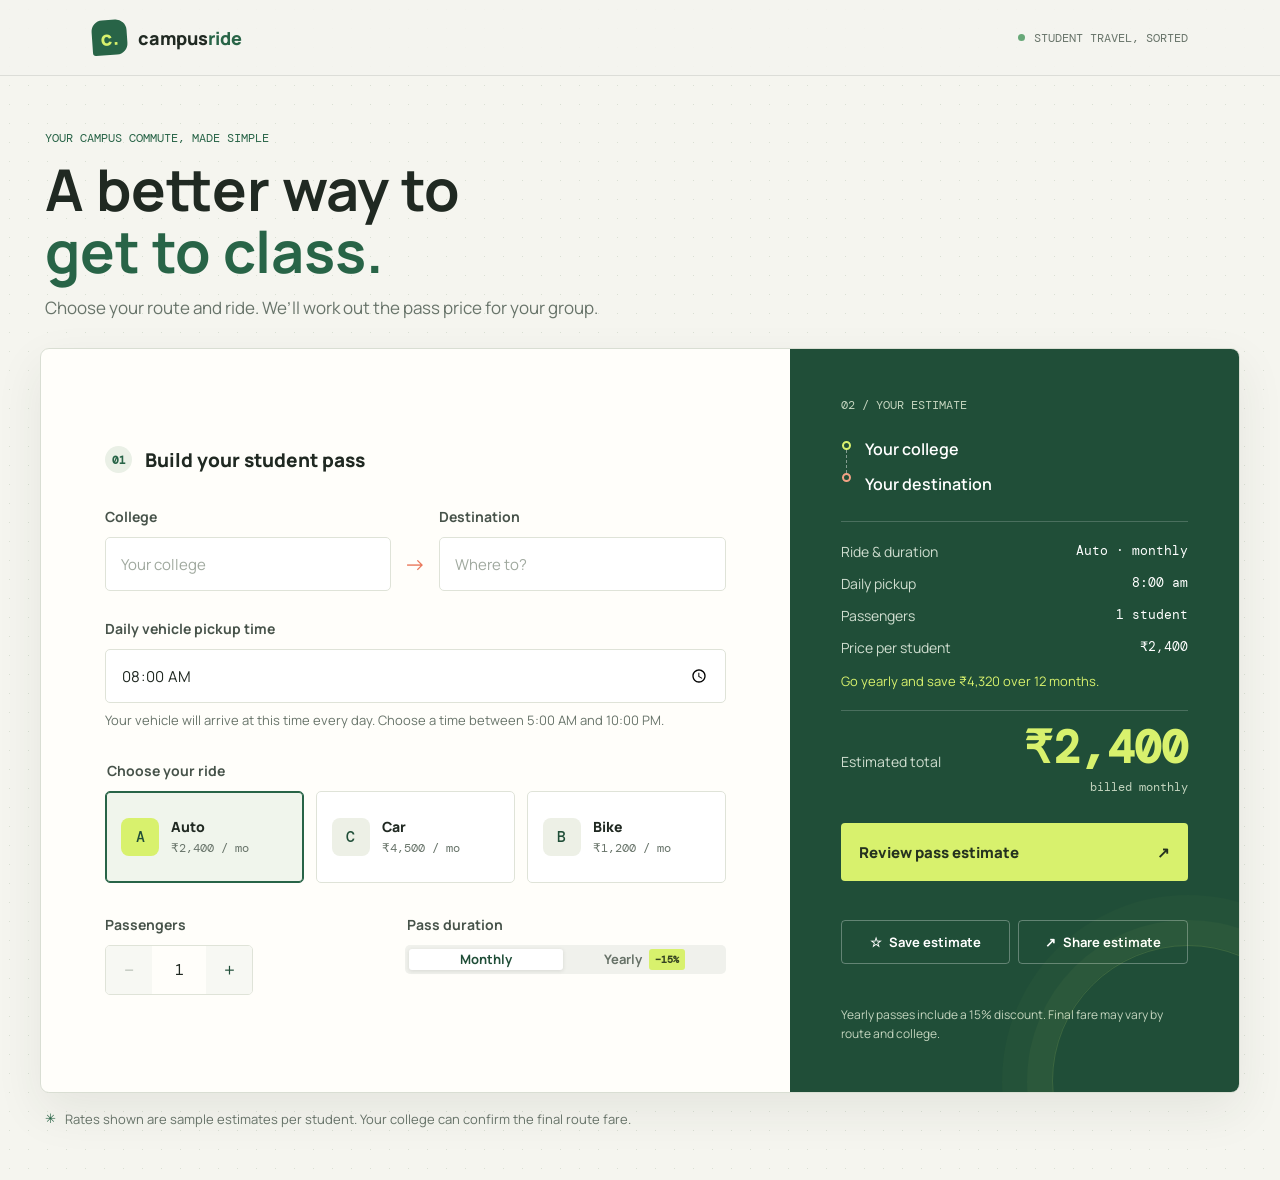
<file: index.html>
<!DOCTYPE html>
<html lang="en">
<head>
	<meta charset="UTF-8">
	<meta name="viewport" content="width=device-width, initial-scale=1.0">
	<meta name="theme-color" content="#f5f5ef">
	<title>CampusRide | Student travel passes</title>
	<style>
		@import url('https://fonts.googleapis.com/css2?family=DM+Mono:wght@400;500&family=Manrope:wght@400;500;600;700;800&display=swap');
		:root {
			color-scheme: light;
			--ink: #202922; --muted: #68746a; --paper: #f5f5ef; --white: #fffefa;
			--line: #dfe3d8; --green: #286447; --green-dark: #204e38; --lime: #d8f16d;
			--coral: #e9775a; --soft-green: #eaf0e6; --mono: 'DM Mono', monospace;
			--sans: 'Manrope', 'Avenir Next', sans-serif;
		}
		* { box-sizing: border-box; }
		body {
			min-width: 320px; min-height: 100vh; margin: 0; color: var(--ink);
			background-color: var(--paper); background-image: radial-gradient(#d9dfd3 0.7px, transparent 0.7px);
			background-size: 19px 19px; font-family: var(--sans); -webkit-font-smoothing: antialiased;
		}
		button, input { font: inherit; }
		button { color: inherit; }
		.site-header {
			height: 76px; padding: 0 7.2%; display: flex; align-items: center; justify-content: space-between;
			border-bottom: 1px solid rgba(32, 41, 34, .11); background: rgba(245, 245, 239, .92);
		}
		.brand { display: flex; align-items: center; gap: 11px; text-decoration: none; color: inherit; }
		.brand-mark {
			width: 35px; height: 35px; display: grid; place-items: center; border-radius: 11px 11px 11px 3px;
			background: var(--green); color: var(--lime); font-size: 20px; font-weight: 800; transform: rotate(-4deg);
		}
		.brand-name { font-size: 18px; font-weight: 800; letter-spacing: 0; }
		.brand-name span { color: var(--green); }
		.header-note { display: flex; align-items: center; gap: 9px; color: var(--muted); font-family: var(--mono); font-size: 12px; }
		.live-dot { width: 7px; height: 7px; border-radius: 50%; background: #67a878; }
		main { width: min(1440px, calc(100% - 80px)); min-height: calc(100vh - 76px); margin: 0 auto; padding: 54px 0 52px; }
		.intro { margin: 0 0 29px 5px; animation: arrive .5s ease both; }
		.eyebrow { margin: 0 0 12px; color: var(--green); font-family: var(--mono); font-size: 12px; text-transform: uppercase; }
		h1 { margin: 0; font-size: clamp(38px, 4.5vw, 60px); font-weight: 700; letter-spacing: 0; line-height: 1.08; }
		h1 em { color: var(--green); font-style: normal; }
		.intro-copy { margin: 14px 0 0; color: var(--muted); font-size: 17px; }
		.workspace {
			display: grid; grid-template-columns: minmax(0, 1.25fr) minmax(370px, .75fr); align-items: stretch; min-height: min(68vh, 760px);
			border: 1px solid #d9ded3; border-radius: 9px; background: var(--white);
			box-shadow: 0 18px 48px rgba(38, 55, 41, .08); overflow: hidden; animation: arrive .6s .08s ease both;
		}
		.form-panel { display: flex; flex-direction: column; justify-content: center; padding: 48px clamp(34px, 5vw, 76px); }
		.section-heading { display: flex; align-items: center; gap: 13px; margin: 0 0 34px; font-size: 19px; font-weight: 800; }
		.section-number { width: 27px; height: 27px; display: grid; place-items: center; border-radius: 50%; background: var(--soft-green); color: var(--green); font-family: var(--mono); font-size: 11px; }
		.field-label, legend { display: block; margin: 0 0 11px; color: #47534a; font-size: 14px; font-weight: 700; }
		.route-fields { display: grid; grid-template-columns: 1fr 28px 1fr; align-items: end; gap: 10px; }
		.field input {
			width: 100%; height: 54px; padding: 0 15px; border: 1px solid var(--line); border-radius: 5px;
			outline: none; background: #fff; color: var(--ink); font-size: 15px; transition: border-color .16s, box-shadow .16s;
		}
		.field input::placeholder { color: #a0a99f; }
		.field input:focus { border-color: var(--green); box-shadow: 0 0 0 3px rgba(40, 100, 71, .12); }
		.route-connector { height: 54px; display: grid; place-items: center; color: var(--coral); font-size: 22px; }
		.schedule-field { margin-top: 28px; }
		.schedule-hint { margin: 8px 0 0; color: var(--muted); font-size: 13px; line-height: 1.5; }
		fieldset { min-width: 0; margin: 30px 0 0; padding: 0; border: 0; }
		.choice-row { display: grid; grid-template-columns: repeat(3, 1fr); gap: 12px; }
		.choice-card {
			position: relative; min-height: 92px; display: flex; align-items: center; gap: 12px; padding: 15px;
			border: 1px solid var(--line); border-radius: 5px; background: #fff; cursor: pointer;
			transition: border-color .16s, background .16s, transform .16s;
		}
		.choice-card:hover { transform: translateY(-1px); border-color: #9aaf9c; }
		.choice-card:has(input:checked) { border-color: var(--green); background: #f0f5ec; box-shadow: inset 0 0 0 1px var(--green); }
		.choice-card input { position: absolute; width: 1px; height: 1px; opacity: 0; }
		.choice-card:focus-within { outline: 3px solid rgba(40, 100, 71, .18); outline-offset: 2px; }
		.mode-glyph { width: 38px; height: 38px; flex: 0 0 38px; display: grid; place-items: center; border-radius: 8px; background: #edf0e6; color: var(--green-dark); font-family: var(--mono); font-size: 15px; font-weight: 500; }
		.choice-card:has(input:checked) .mode-glyph { background: var(--lime); }
		.mode-name { display: block; font-size: 14px; font-weight: 800; }
		.mode-rate { display: block; margin-top: 4px; color: var(--muted); font-family: var(--mono); font-size: 12px; }
		.options-row { display: grid; grid-template-columns: minmax(0, 1fr) minmax(0, 1.2fr); gap: 32px; margin-top: 32px; }
		.stepper { height: 50px; display: inline-grid; grid-template-columns: 46px 54px 46px; border: 1px solid var(--line); border-radius: 5px; overflow: hidden; }
		.stepper button { border: 0; background: #f7f8f3; color: var(--green-dark); cursor: pointer; font-size: 19px; }
		.stepper button:hover:not(:disabled) { background: var(--soft-green); }
		.stepper button:disabled { color: #b9c0b7; cursor: not-allowed; }
		.stepper output { display: grid; place-items: center; font-family: var(--mono); font-size: 15px; }
		.duration-options { display: grid; grid-template-columns: 1fr 1fr; gap: 5px; padding: 4px; border-radius: 5px; background: #f0f1ec; }
		.duration-option { position: relative; min-width: 0; display: flex; align-items: center; justify-content: center; gap: 7px; border-radius: 3px; color: #667167; cursor: pointer; font-size: 13px; font-weight: 700; transition: color .16s, background .16s, box-shadow .16s; }
		.duration-option input { position: absolute; width: 1px; height: 1px; opacity: 0; }
		.duration-option:has(input:checked) { background: white; color: var(--green-dark); box-shadow: 0 1px 4px rgba(30, 45, 34, .12); }
		.duration-option:focus-within { outline: 3px solid rgba(40, 100, 71, .18); }
		.save-tag { padding: 4px 6px; border-radius: 3px; background: var(--lime); color: #354321; font-family: var(--mono); font-size: 10px; }
		.summary-panel { position: relative; display: flex; flex-direction: column; justify-content: center; padding: 48px clamp(30px, 4vw, 58px); background: var(--green-dark); color: #fff; overflow: hidden; }
		.summary-panel::after { position: absolute; right: -85px; bottom: -125px; width: 270px; height: 270px; border: 1px solid rgba(216, 241, 109, .15); border-radius: 50%; box-shadow: 0 0 0 25px rgba(216, 241, 109, .035), 0 0 0 50px rgba(216, 241, 109, .025); content: ''; pointer-events: none; }
		.summary-kicker { margin: 0; color: #c3d4be; font-family: var(--mono); font-size: 12px; text-transform: uppercase; }
		.route-display { display: grid; grid-template-columns: 12px 1fr; gap: 12px; margin: 25px 0 26px; }
		.route-line { display: flex; flex-direction: column; align-items: center; padding: 3px 0; }
		.route-line span { width: 9px; height: 9px; border: 2px solid var(--lime); border-radius: 50%; }
		.route-line span:last-child { border-color: #f1a184; }
		.route-line i { width: 1px; height: 23px; border-left: 1px dashed rgba(255, 255, 255, .45); }
		.route-copy { min-width: 0; display: flex; flex-direction: column; gap: 13px; }
		.route-copy strong { overflow: hidden; color: #fff; font-size: 16px; font-weight: 600; text-overflow: ellipsis; white-space: nowrap; }
		.summary-divider { height: 1px; background: rgba(255, 255, 255, .19); }
		.fare-details { display: grid; gap: 13px; margin: 20px 0; }
		.fare-row { display: flex; justify-content: space-between; gap: 12px; color: #d0ded0; font-size: 14px; }
		.fare-row strong { color: #fff; font-family: var(--mono); font-size: 13px; font-weight: 400; text-align: right; }
		.savings-note { min-height: 20px; margin: -5px 0 18px; color: var(--lime); font-size: 13px; line-height: 1.5; }
		.total-row { display: flex; align-items: end; justify-content: space-between; gap: 10px; margin-top: auto; padding-top: 15px; }
		.total-label { color: #d0ded0; font-size: 14px; }
		.total-price { color: var(--lime); font-family: var(--mono); font-size: clamp(32px, 3.5vw, 46px); line-height: 1; white-space: nowrap; }
		.billing-note { margin: 8px 0 0 auto; color: #c3d4be; font-family: var(--mono); font-size: 12px; text-align: right; }
		.continue-button { width: 100%; min-height: 58px; display: flex; align-items: center; justify-content: space-between; margin-top: 28px; padding: 0 18px; border: 0; border-radius: 4px; background: var(--lime); color: #25321f; cursor: pointer; font-size: 15px; font-weight: 800; transition: background .16s, transform .16s; }
		.continue-button:hover { transform: translateY(-1px); background: #e5f79b; }
		.continue-button:focus-visible, .stepper button:focus-visible { outline: 3px solid #f1a184; outline-offset: 2px; }
		.estimate-actions { display: grid; grid-template-columns: 1fr 1fr; gap: 8px; margin-top: 9px; }
		.action-button { min-height: 44px; display: flex; align-items: center; justify-content: center; gap: 7px; border: 1px solid rgba(255, 255, 255, .3); border-radius: 4px; background: transparent; color: #fff; cursor: pointer; font-size: 13px; font-weight: 700; transition: background .16s, border-color .16s; }
		.action-button:hover { border-color: var(--lime); background: rgba(255, 255, 255, .08); }
		.action-button:focus-visible { outline: 3px solid #f1a184; outline-offset: 2px; }
		.action-status { min-height: 18px; margin: 7px 0 0; color: #d8e5d2; font-size: 12px; line-height: 1.5; }
		.footnote { margin: 16px 0 0; color: #c3d4be; font-size: 12px; line-height: 1.6; }
		.notice { min-height: 20px; margin: 10px 0 0; color: #ffe0d3; font-size: 13px; line-height: 1.5; }
		.fine-print { display: flex; align-items: center; gap: 9px; margin: 17px 5px 0; color: var(--muted); font-size: 13px; }
		.fine-print span { color: var(--green); font-family: var(--mono); font-size: 13px; }
		@keyframes arrive { from { opacity: 0; transform: translateY(8px); } to { opacity: 1; transform: translateY(0); } }
		@media (prefers-reduced-motion: reduce) { *, *::before, *::after { scroll-behavior: auto !important; animation-duration: .01ms !important; animation-iteration-count: 1 !important; transition-duration: .01ms !important; } }
		@media (max-width: 760px) {
			.site-header { height: 65px; padding: 0 22px; }
			main { width: min(680px, calc(100% - 32px)); min-height: auto; padding: 37px 0 42px; }
			.workspace { grid-template-columns: 1fr; }
			.workspace { min-height: 0; }
			.form-panel { padding: 34px 28px 32px; }
			.summary-panel { min-height: 440px; padding: 36px 30px 30px; }
			.total-price { font-size: 38px; }
		}
		@media (max-width: 440px) {
			.header-note { font-size: 9px; }
			.intro { margin-left: 1px; }
			.intro-copy { max-width: 310px; line-height: 1.6; }
			.form-panel { padding: 28px 18px 26px; }
			.route-fields { grid-template-columns: 1fr 20px 1fr; gap: 6px; }
			.field input { padding: 0 9px; font-size: 14px; }
			.choice-row { gap: 6px; }
			.choice-card { min-height: 88px; flex-direction: column; align-items: flex-start; justify-content: center; gap: 6px; padding: 9px; }
			.mode-glyph { width: 30px; height: 30px; flex-basis: 30px; }
			.options-row { grid-template-columns: 1fr; gap: 16px; }
			.duration-options { min-height: 43px; }
			.fine-print { align-items: flex-start; line-height: 1.6; }
		}
	</style>
</head>
<body>
	<header class="site-header">
		<a class="brand" href="#" aria-label="CampusRide home">
			<span class="brand-mark" aria-hidden="true">c.</span>
			<span class="brand-name">campus<span>ride</span></span>
		</a>
		<div class="header-note"><span class="live-dot" aria-hidden="true"></span> STUDENT TRAVEL, SORTED</div>
	</header>

	<main>
		<section class="intro" aria-labelledby="page-title">
			<p class="eyebrow">YOUR CAMPUS COMMUTE, MADE SIMPLE</p>
			<h1 id="page-title">A better way to<br><em>get to class.</em></h1>
			<p class="intro-copy">Choose your route and ride. We’ll work out the pass price for your group.</p>
		</section>

		<form id="pass-form" class="workspace" novalidate>
			<section class="form-panel" aria-label="Pass options">
				<h2 class="section-heading"><span class="section-number">01</span> Build your student pass</h2>
				<div class="route-fields">
					<div class="field"><label class="field-label" for="college">College</label><input id="college" name="college" type="text" placeholder="Your college" autocomplete="organization"></div>
					<div class="route-connector" aria-hidden="true">→</div>
					<div class="field"><label class="field-label" for="destination">Destination</label><input id="destination" name="destination" type="text" placeholder="Where to?" autocomplete="off"></div>
				</div>
				<div class="field schedule-field">
					<label class="field-label" for="pickup-time">Daily vehicle pickup time</label>
					<input id="pickup-time" name="pickupTime" type="time" min="05:00" max="22:00" step="900" value="08:00" aria-describedby="pickup-time-hint" required>
					<p class="schedule-hint" id="pickup-time-hint">Your vehicle will arrive at this time every day. Choose a time between 5:00 AM and 10:00 PM.</p>
				</div>
				<fieldset>
					<legend>Choose your ride</legend>
					<div class="choice-row">
						<label class="choice-card"><input type="radio" name="mode" value="auto" checked><span class="mode-glyph" aria-hidden="true">A</span><span><span class="mode-name">Auto</span><span class="mode-rate">₹2,400 / mo</span></span></label>
						<label class="choice-card"><input type="radio" name="mode" value="car"><span class="mode-glyph" aria-hidden="true">C</span><span><span class="mode-name">Car</span><span class="mode-rate">₹4,500 / mo</span></span></label>
						<label class="choice-card"><input type="radio" name="mode" value="bike"><span class="mode-glyph" aria-hidden="true">B</span><span><span class="mode-name">Bike</span><span class="mode-rate">₹1,200 / mo</span></span></label>
					</div>
				</fieldset>
				<div class="options-row">
					<div><span class="field-label" id="passenger-label">Passengers</span><div class="stepper" role="group" aria-labelledby="passenger-label"><button id="decrease" type="button" aria-label="Remove one passenger">−</button><output id="passenger-count" aria-live="polite">1</output><button id="increase" type="button" aria-label="Add one passenger">+</button></div></div>
					<fieldset style="margin: 0"><legend>Pass duration</legend><div class="duration-options"><label class="duration-option"><input type="radio" name="duration" value="monthly" checked> Monthly</label><label class="duration-option"><input type="radio" name="duration" value="yearly"> Yearly <span class="save-tag">−15%</span></label></div></fieldset>
				</div>
			</section>
			<aside class="summary-panel" aria-label="Pass price estimate">
				<p class="summary-kicker">02 / YOUR ESTIMATE</p>
				<div class="route-display" aria-label="Selected route"><div class="route-line" aria-hidden="true"><span></span><i></i><span></span></div><div class="route-copy"><strong id="college-summary">Your college</strong><strong id="destination-summary">Your destination</strong></div></div>
				<div class="summary-divider"></div>
				<div class="fare-details"><div class="fare-row"><span>Ride &amp; duration</span><strong id="ride-summary">Auto · monthly</strong></div><div class="fare-row"><span>Daily pickup</span><strong id="pickup-summary">8:00 am</strong></div><div class="fare-row"><span>Passengers</span><strong id="passenger-summary">1 student</strong></div><div class="fare-row"><span>Price per student</span><strong id="unit-price">₹2,400</strong></div></div>
				<p class="savings-note" id="savings-note"></p>
				<div class="summary-divider"></div>
				<div class="total-row"><span class="total-label">Estimated total</span><strong class="total-price" id="total-price" aria-live="polite">₹2,400</strong></div>
				<p class="billing-note" id="billing-note">billed monthly</p>
				<button class="continue-button" type="submit"><span>Review pass estimate</span><span aria-hidden="true">↗</span></button>
				<p class="notice" id="notice" role="status" aria-live="polite"></p>
				<div class="estimate-actions">
					<button class="action-button" id="save-estimate" type="button"><span aria-hidden="true">☆</span><span>Save estimate</span></button>
					<button class="action-button" id="share-estimate" type="button"><span aria-hidden="true">↗</span><span>Share estimate</span></button>
				</div>
				<p class="action-status" id="action-status" role="status" aria-live="polite"></p>
				<p class="footnote">Yearly passes include a 15% discount. Final fare may vary by route and college.</p>
			</aside>
		</form>
		<p class="fine-print"><span aria-hidden="true">✳</span> Rates shown are sample estimates per student. Your college can confirm the final route fare.</p>
	</main>

	<script>
		const monthlyRates = { auto: 2400, car: 4500, bike: 1200 };
		const modeNames = { auto: 'Auto', car: 'Car', bike: 'Bike' };
		const yearlyDiscount = 0.15;
		const maximumPassengers = 4;
		let passengerCount = 1;

		const form = document.querySelector('#pass-form');
		const collegeInput = document.querySelector('#college');
		const destinationInput = document.querySelector('#destination');
		const pickupTimeInput = document.querySelector('#pickup-time');
		const passengerOutput = document.querySelector('#passenger-count');
		const decreaseButton = document.querySelector('#decrease');
		const increaseButton = document.querySelector('#increase');
		const notice = document.querySelector('#notice');
		const actionStatus = document.querySelector('#action-status');
		const currency = new Intl.NumberFormat('en-IN', { style: 'currency', currency: 'INR', maximumFractionDigits: 0 });
		const savedEstimateKey = 'campusride-saved-estimate';

		function selectedValue(name) {
			return form.querySelector(`input[name="${name}"]:checked`).value;
		}

		function formatPickupTime(value) {
			if (!value) return 'Choose a time';
			const [hours, minutes] = value.split(':').map(Number);
			const time = new Date();
			time.setHours(hours, minutes, 0, 0);
			return new Intl.DateTimeFormat('en-IN', { hour: 'numeric', minute: '2-digit' }).format(time);
		}

		function updateEstimate() {
			const mode = selectedValue('mode');
			const duration = selectedValue('duration');
			const monthlyRate = monthlyRates[mode];
			const perStudentPrice = duration === 'yearly' ? Math.round(monthlyRate * 12 * (1 - yearlyDiscount)) : monthlyRate;
			const annualSavings = (monthlyRate * 12 - Math.round(monthlyRate * 12 * (1 - yearlyDiscount))) * passengerCount;
			const college = collegeInput.value.trim() || 'Your college';
			const destination = destinationInput.value.trim() || 'Your destination';

			document.querySelector('#college-summary').textContent = college;
			document.querySelector('#destination-summary').textContent = destination;
			document.querySelector('#ride-summary').textContent = `${modeNames[mode]} · ${duration}`;
			document.querySelector('#pickup-summary').textContent = formatPickupTime(pickupTimeInput.value);
			document.querySelector('#passenger-summary').textContent = `${passengerCount} ${passengerCount === 1 ? 'student' : 'students'}`;
			document.querySelector('#unit-price').textContent = currency.format(perStudentPrice);
			document.querySelector('#total-price').textContent = currency.format(perStudentPrice * passengerCount);
			document.querySelector('#billing-note').textContent = duration === 'yearly' ? 'billed yearly · 15% savings' : 'billed monthly';
			document.querySelector('#savings-note').textContent = duration === 'yearly'
				? `You save ${currency.format(annualSavings)} vs. monthly passes.`
				: `Go yearly and save ${currency.format(annualSavings)} over 12 months.`;
			passengerOutput.textContent = passengerCount;
			decreaseButton.disabled = passengerCount === 1;
			increaseButton.disabled = passengerCount === maximumPassengers;
			actionStatus.textContent = '';
		}

		function getEstimate() {
			const mode = selectedValue('mode');
			const duration = selectedValue('duration');
			const monthlyRate = monthlyRates[mode];
			const perStudentPrice = duration === 'yearly' ? Math.round(monthlyRate * 12 * (1 - yearlyDiscount)) : monthlyRate;
			return {
				college: collegeInput.value.trim(),
				destination: destinationInput.value.trim(),
				pickupTime: pickupTimeInput.value,
				mode,
				duration,
				passengers: passengerCount,
				total: perStudentPrice * passengerCount,
				savedAt: new Date().toISOString()
			};
		}

		function estimateText(estimate) {
			const route = estimate.college && estimate.destination
				? `${estimate.college} to ${estimate.destination}`
				: 'Student travel pass';
			return `${route} | daily pickup ${formatPickupTime(estimate.pickupTime || '08:00')} | ${estimate.passengers} ${estimate.passengers === 1 ? 'student' : 'students'} | ${modeNames[estimate.mode]} ${estimate.duration} pass | ${currency.format(estimate.total)} estimated. Sample fare; confirm with your college.`;
		}

		function restoreEstimate() {
			try {
				const saved = JSON.parse(localStorage.getItem(savedEstimateKey));
				if (!saved || !monthlyRates[saved.mode] || !['monthly', 'yearly'].includes(saved.duration)) return;
				collegeInput.value = saved.college || '';
				destinationInput.value = saved.destination || '';
				pickupTimeInput.value = saved.pickupTime || '08:00';
				passengerCount = Math.min(maximumPassengers, Math.max(1, Number(saved.passengers) || 1));
				form.querySelector(`input[name="mode"][value="${saved.mode}"]`).checked = true;
				form.querySelector(`input[name="duration"][value="${saved.duration}"]`).checked = true;
				updateEstimate();
				actionStatus.textContent = 'Your saved estimate has been restored.';
			} catch {
				localStorage.removeItem(savedEstimateKey);
			}
		}

		form.addEventListener('change', updateEstimate);
		collegeInput.addEventListener('input', updateEstimate);
		destinationInput.addEventListener('input', updateEstimate);
		pickupTimeInput.addEventListener('input', updateEstimate);
		decreaseButton.addEventListener('click', () => { passengerCount = Math.max(1, passengerCount - 1); updateEstimate(); });
		increaseButton.addEventListener('click', () => { passengerCount = Math.min(maximumPassengers, passengerCount + 1); updateEstimate(); });
		document.querySelector('#save-estimate').addEventListener('click', () => {
			try {
				localStorage.setItem(savedEstimateKey, JSON.stringify(getEstimate()));
				actionStatus.textContent = 'Estimate saved on this device.';
			} catch {
				actionStatus.textContent = 'This browser could not save the estimate.';
			}
		});
		document.querySelector('#share-estimate').addEventListener('click', async () => {
			const text = estimateText(getEstimate());
			try {
				if (navigator.share) {
					await navigator.share({ title: 'CampusRide pass estimate', text });
					actionStatus.textContent = 'Estimate shared.';
				} else {
					await navigator.clipboard.writeText(text);
					actionStatus.textContent = 'Estimate copied to clipboard.';
				}
			} catch (error) {
				if (error.name !== 'AbortError') actionStatus.textContent = 'Sharing is unavailable in this browser.';
			}
		});

		form.addEventListener('submit', (event) => {
			event.preventDefault();
			const college = collegeInput.value.trim();
			const destination = destinationInput.value.trim();
			if (!college || !destination) {
				notice.textContent = 'Add your college and destination to review this pass.';
				(!college ? collegeInput : destinationInput).focus();
				return;
			}
			if (!pickupTimeInput.value || !pickupTimeInput.checkValidity()) {
				notice.textContent = 'Choose a pickup time between 5:00 AM and 10:00 PM in 15-minute intervals.';
				pickupTimeInput.focus();
				return;
			}
			try {
				sessionStorage.setItem('campusride-checkout-estimate', JSON.stringify(getEstimate()));
				window.location.href = 'checkout.html';
			} catch {
				notice.textContent = 'Could not open checkout. Please check that browser storage is enabled.';
			}
		});

		updateEstimate();
		restoreEstimate();
	</script>
</body>
</html>
</file>
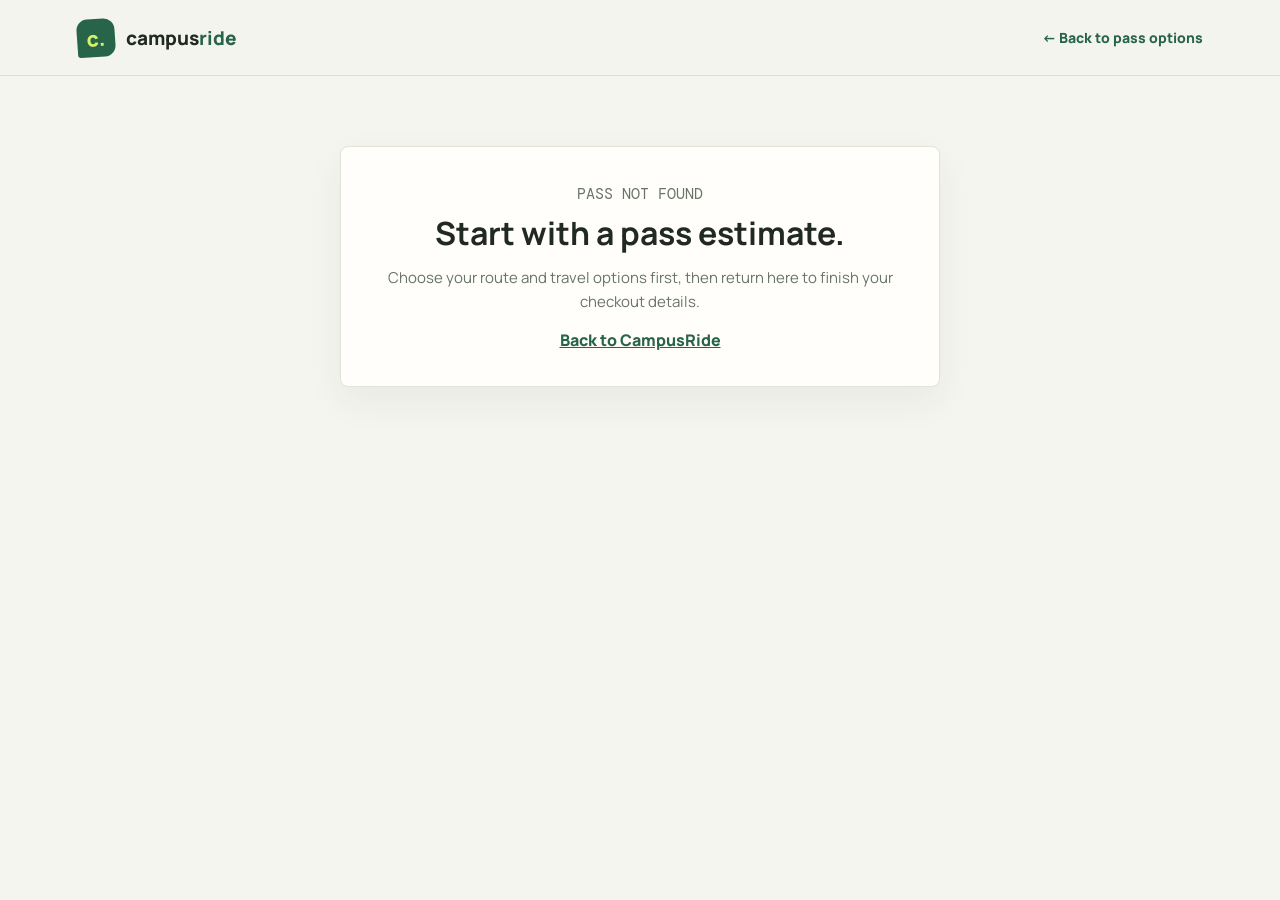
<file: checkout.html>
<!DOCTYPE html>
<html lang="en">
<head>
	<meta charset="UTF-8">
	<meta name="viewport" content="width=device-width, initial-scale=1.0">
	<meta name="theme-color" content="#f5f5ef">
	<meta name="description" content="Review your CampusRide student travel pass and passenger details.">
	<title>Checkout | CampusRide</title>
	<style>
		@import url('https://fonts.googleapis.com/css2?family=DM+Mono:wght@400;500&family=Manrope:wght@400;500;600;700;800&display=swap');
		:root {
			--ink: #202922; --muted: #68746a; --paper: #f5f5ef; --white: #fffefa; --line: #dfe3d8;
			--green: #286447; --green-dark: #204e38; --lime: #d8f16d; --coral: #e9775a;
			--soft-green: #eaf0e6; --mono: 'DM Mono', monospace; --sans: 'Manrope', 'Avenir Next', sans-serif;
		}
		* { box-sizing: border-box; }
		body { min-width: 320px; min-height: 100vh; margin: 0; color: var(--ink); background: var(--paper) radial-gradient(#d9dfd3 .7px, transparent .7px); background-size: auto, 19px 19px; font-family: var(--sans); -webkit-font-smoothing: antialiased; }
		button, input { font: inherit; }
		button { color: inherit; }
		.site-header { height: 76px; padding: 0 6%; display: flex; align-items: center; justify-content: space-between; border-bottom: 1px solid rgba(32, 41, 34, .11); background: rgba(245, 245, 239, .94); }
		.brand { display: flex; align-items: center; gap: 11px; color: inherit; text-decoration: none; }
		.brand-mark { width: 38px; height: 38px; display: grid; place-items: center; border-radius: 11px 11px 11px 3px; background: var(--green); color: var(--lime); font-size: 21px; font-weight: 800; transform: rotate(-4deg); }
		.brand-name { font-size: 19px; font-weight: 800; }
		.brand-name span { color: var(--green); }
		.back-link { color: var(--green); font-size: 14px; font-weight: 800; text-decoration: none; }
		.back-link:hover { text-decoration: underline; }
		main { width: min(1320px, calc(100% - 80px)); min-height: calc(100vh - 76px); margin: 0 auto; padding: 44px 0 54px; }
		.page-heading { margin-bottom: 25px; }
		.eyebrow { margin: 0 0 10px; color: var(--green); font: 12px var(--mono); text-transform: uppercase; }
		h1 { margin: 0; font-size: clamp(38px, 4vw, 54px); line-height: 1.1; }
		.page-heading p:last-child { margin: 10px 0 0; color: var(--muted); font-size: 16px; }
		.layout { display: grid; grid-template-columns: minmax(0, 1fr) minmax(360px, .68fr); align-items: start; gap: 24px; }
		.panel { border: 1px solid var(--line); border-radius: 8px; background: var(--white); box-shadow: 0 14px 38px rgba(38, 55, 41, .06); }
		.details-panel { padding: 30px clamp(22px, 3vw, 44px); }
		.section-heading { display: flex; align-items: center; gap: 12px; margin: 0 0 22px; font-size: 19px; }
		.section-number { width: 30px; height: 30px; display: grid; place-items: center; border-radius: 50%; background: var(--soft-green); color: var(--green); font: 12px var(--mono); }
		.section-subtitle { margin: -11px 0 20px 42px; color: var(--muted); font-size: 14px; }
		.student-list { display: grid; gap: 12px; }
		.student-card { display: grid; grid-template-columns: minmax(0, 1.5fr) minmax(120px, .6fr); gap: 15px; padding: 17px; border: 1px solid var(--line); border-radius: 6px; background: #fff; }
		.student-card-title { grid-column: 1 / -1; display: flex; align-items: center; justify-content: space-between; color: var(--green-dark); font-size: 13px; font-weight: 800; }
		.student-card-title span:last-child { color: var(--muted); font: 11px var(--mono); }
		.field label { display: block; margin-bottom: 7px; color: #47534a; font-size: 13px; font-weight: 700; }
		.field input { width: 100%; height: 49px; padding: 0 13px; border: 1px solid var(--line); border-radius: 4px; outline: 0; background: #fff; color: var(--ink); font-size: 15px; }
		.field input:focus { border-color: var(--green); box-shadow: 0 0 0 3px rgba(40, 100, 71, .12); }
		.divider { height: 1px; margin: 25px 0; background: var(--line); }
		.phone-row { display: grid; grid-template-columns: minmax(0, 1fr) auto; align-items: end; gap: 12px; }
		.phone-input { display: flex; }
		.country-code { min-width: 61px; display: grid; place-items: center; border: 1px solid var(--line); border-right: 0; border-radius: 4px 0 0 4px; background: #f5f6f1; font: 13px var(--mono); }
		.phone-input input { border-radius: 0 4px 4px 0; }
		.secondary-button { min-height: 49px; padding: 0 17px; border: 1px solid var(--green); border-radius: 4px; background: #fff; color: var(--green); cursor: pointer; font-size: 13px; font-weight: 800; white-space: nowrap; }
		.secondary-button:hover { background: var(--soft-green); }
		.otp-area { display: none; grid-template-columns: minmax(0, 1fr) auto; align-items: end; gap: 12px; margin-top: 15px; }
		.otp-area.is-visible { display: grid; }
		.otp-area input { letter-spacing: 4px; font-family: var(--mono); }
		.field-hint { margin: 7px 0 0; color: var(--muted); font-size: 12px; line-height: 1.5; }
		.status { min-height: 21px; margin: 10px 0 0; color: var(--green); font-size: 13px; line-height: 1.55; }
		.safety-card { margin: 25px 0 0; padding: 18px; border: 1px solid #efc4b5; border-radius: 6px; background: #fff5f0; }
		.safety-heading { display: flex; align-items: center; gap: 10px; margin: 0 0 7px; color: #8d3f2e; font-size: 16px; }
		.safety-heading span { width: 27px; height: 27px; display: grid; place-items: center; border-radius: 50%; background: #f7ddd2; font: 15px var(--mono); }
		.safety-copy { margin: 0 0 15px; color: #755449; font-size: 13px; line-height: 1.55; }
		.safety-fields { display: grid; grid-template-columns: minmax(0, .75fr) minmax(0, 1.25fr); gap: 12px; }
		.sos-widget { position: fixed; z-index: 10; right: 22px; bottom: 20px; display: grid; justify-items: end; gap: 8px; }
		.sos-button { min-height: 52px; display: flex; align-items: center; gap: 10px; padding: 0 17px; border: 0; border-radius: 5px; background: #b84732; color: #fff; box-shadow: 0 7px 22px rgba(83, 35, 24, .24); cursor: pointer; font-size: 14px; font-weight: 800; transition: background .15s, transform .15s; }
		.sos-button:hover { transform: translateY(-1px); background: #963a29; }
		.sos-button:focus-visible, .copy-sos:focus-visible, .sms-link:focus-visible { outline: 3px solid #e9a45e; outline-offset: 3px; }
		.sos-icon { width: 25px; height: 25px; display: grid; place-items: center; border: 1px solid rgba(255, 255, 255, .65); border-radius: 50%; font: 14px var(--mono); }
		.sos-status { max-width: min(390px, calc(100vw - 32px)); margin: 0; padding: 10px 13px; border: 1px solid #efc4b5; border-radius: 4px; background: #fffefa; color: #704435; box-shadow: 0 4px 16px rgba(38, 55, 41, .1); font-size: 12px; line-height: 1.5; }
		.sos-actions { display: flex; flex-wrap: wrap; justify-content: flex-end; gap: 8px; }
		.sms-link, .copy-sos { min-height: 39px; display: inline-flex; align-items: center; justify-content: center; padding: 0 12px; border: 1px solid #a94632; border-radius: 4px; background: #fffefa; color: #8d3f2e; cursor: pointer; font-size: 12px; font-weight: 800; text-decoration: none; }
		[hidden] { display: none !important; }
		.payment-options { display: grid; grid-template-columns: repeat(3, 1fr); gap: 10px; min-width: 0; margin: 0; padding: 0; border: 0; }
		.payment-option { position: relative; min-height: 84px; display: flex; flex-direction: column; align-items: flex-start; justify-content: center; gap: 7px; padding: 13px; border: 1px solid var(--line); border-radius: 5px; background: #fff; cursor: pointer; transition: border-color .15s, background .15s; }
		.payment-option:hover { border-color: #9aaf9c; }
		.payment-option:has(input:checked) { border-color: var(--green); background: #f0f5ec; box-shadow: inset 0 0 0 1px var(--green); }
		.payment-option input { position: absolute; width: 1px; height: 1px; opacity: 0; }
		.payment-option:focus-within { outline: 3px solid rgba(40, 100, 71, .18); outline-offset: 2px; }
		.payment-icon { color: var(--green); font: 16px var(--mono); }
		.payment-name { font-size: 13px; font-weight: 800; }
		.checkout-button { width: 100%; min-height: 57px; display: flex; align-items: center; justify-content: space-between; margin-top: 23px; padding: 0 18px; border: 0; border-radius: 4px; background: var(--green); color: white; cursor: pointer; font-size: 15px; font-weight: 800; transition: background .15s, transform .15s; }
		.checkout-button:hover { transform: translateY(-1px); background: var(--green-dark); }
		.checkout-button:focus-visible, .secondary-button:focus-visible { outline: 3px solid #f1a184; outline-offset: 2px; }
		.checkout-button:disabled { cursor: not-allowed; opacity: .55; transform: none; }
		.demo-note { margin: 14px 0 0; padding: 12px 14px; border-left: 3px solid var(--coral); background: #fff2ed; color: #704435; font-size: 12px; line-height: 1.6; }
		.error-message { min-height: 20px; margin: 10px 0 0; color: #aa392b; font-size: 13px; }
		.summary-panel { position: sticky; top: 22px; padding: 29px; background: var(--green-dark); color: #fff; overflow: hidden; }
		.summary-kicker { margin: 0; color: #c3d4be; font: 12px var(--mono); text-transform: uppercase; }
		.route { display: grid; grid-template-columns: 14px 1fr; gap: 13px; margin: 25px 0; }
		.route-markers { display: flex; flex-direction: column; align-items: center; padding: 4px 0; }
		.route-markers span { width: 10px; height: 10px; border: 2px solid var(--lime); border-radius: 50%; }
		.route-markers span:last-child { border-color: #f1a184; }
		.route-markers i { height: 27px; border-left: 1px dashed rgba(255, 255, 255, .45); }
		.route-labels { display: flex; flex-direction: column; gap: 14px; }
		.route-labels strong { overflow-wrap: anywhere; font-size: 15px; font-weight: 600; }
		.summary-divider { height: 1px; background: rgba(255, 255, 255, .2); }
		.summary-rows { display: grid; gap: 15px; margin: 22px 0; }
		.summary-row { display: flex; justify-content: space-between; gap: 12px; color: #d0ded0; font-size: 14px; }
		.summary-row strong { color: #fff; font: 13px var(--mono); text-align: right; }
		.total-row { display: flex; align-items: end; justify-content: space-between; gap: 12px; padding-top: 20px; }
		.total-label { color: #d0ded0; font-size: 14px; }
		.total-price { color: var(--lime); font: clamp(30px, 3.5vw, 42px) var(--mono); white-space: nowrap; }
		.billing-note { margin: 8px 0 0; color: #c3d4be; font: 12px var(--mono); text-align: right; }
		.not-found { display: none; max-width: 600px; margin: 70px auto; padding: 35px; text-align: center; }
		.not-found h1 { font-size: 32px; }
		.not-found p { color: var(--muted); font-size: 15px; line-height: 1.6; }
		.not-found a { color: var(--green); font-weight: 800; }
		@media (max-width: 850px) {
			main { width: min(720px, calc(100% - 36px)); padding-top: 34px; }
			.layout { grid-template-columns: 1fr; }
			.summary-panel { position: static; }
		}
		@media (max-width: 520px) {
			.site-header { height: 66px; padding: 0 18px; }
			.brand-mark { width: 34px; height: 34px; }
			.brand-name { font-size: 17px; }
			.back-link { font-size: 12px; }
			main { width: calc(100% - 24px); padding: 27px 0 38px; }
			h1 { font-size: 38px; }
			.page-heading p:last-child { font-size: 14px; line-height: 1.55; }
			.details-panel { padding: 23px 16px; }
			.section-heading { font-size: 17px; }
			.section-subtitle { margin-left: 0; }
			.student-card { grid-template-columns: minmax(0, 1fr) 105px; gap: 10px; padding: 13px; }
			.field input { height: 46px; padding: 0 10px; font-size: 14px; }
			.phone-row { grid-template-columns: 1fr; }
			.secondary-button { width: 100%; }
			.otp-area.is-visible { grid-template-columns: 1fr; }
			.safety-fields { grid-template-columns: 1fr; }
			.payment-options { grid-template-columns: 1fr; }
			.payment-option { min-height: 60px; flex-direction: row; align-items: center; justify-content: flex-start; }
			.summary-panel { padding: 24px 20px; }
			.total-price { font-size: 31px; }
			.sos-widget { right: 12px; bottom: 12px; }
			.sos-button { min-height: 48px; padding: 0 14px; font-size: 13px; }
		}
		@media (prefers-reduced-motion: reduce) { *, *::before, *::after { scroll-behavior: auto !important; animation-duration: .01ms !important; transition-duration: .01ms !important; } }
	</style>
</head>
<body>
	<header class="site-header">
		<a class="brand" href="index.html" aria-label="CampusRide home"><span class="brand-mark" aria-hidden="true">c.</span><span class="brand-name">campus<span>ride</span></span></a>
		<a class="back-link" href="index.html">← Back to pass options</a>
	</header>
	<main id="checkout-main">
		<section class="page-heading"><p class="eyebrow">YOUR CAMPUS COMMUTE, ONE STEP CLOSER</p><h1>Passenger details</h1><p>Tell us who’s travelling and choose how you would pay.</p></section>
		<form id="checkout-form" class="layout" novalidate>
			<section class="panel details-panel" aria-label="Passenger and payment details">
				<h2 class="section-heading"><span class="section-number">01</span> Students on this pass</h2>
				<p class="section-subtitle" id="student-subtitle">Add the name and age for each passenger.</p>
				<div class="student-list" id="student-list"></div>
				<div class="divider"></div>
				<h2 class="section-heading"><span class="section-number">02</span> Mobile verification</h2>
				<div class="phone-row">
					<div class="field"><label for="mobile">Primary contact number</label><div class="phone-input"><span class="country-code">+91</span><input id="mobile" name="mobile" type="tel" inputmode="numeric" autocomplete="tel-national" placeholder="10-digit mobile number" pattern="[6-9][0-9]{9}" maxlength="10" required></div></div>
					<button class="secondary-button" id="send-otp" type="button">Get demo OTP</button>
				</div>
				<p class="field-hint">Use an Indian mobile number beginning with 6, 7, 8, or 9.</p>
				<div class="otp-area" id="otp-area"><div class="field"><label for="otp">6-digit verification code</label><input id="otp" name="otp" type="text" inputmode="numeric" autocomplete="one-time-code" placeholder="Enter demo code" pattern="[0-9]{6}" maxlength="6"></div><button class="secondary-button" id="verify-otp" type="button">Verify number</button></div>
				<p class="status" id="otp-status" role="status" aria-live="polite"></p>
				<div class="divider"></div>
				<section class="safety-card" aria-labelledby="safety-heading">
					<h2 class="safety-heading" id="safety-heading"><span aria-hidden="true">!</span> Parent / guardian safety contact</h2>
					<p class="safety-copy">Add a trusted contact. In an emergency, tap SOS to prepare a message with your route and, if allowed, your current location.</p>
					<div class="safety-fields">
						<div class="field"><label for="guardian-name">Contact name</label><input id="guardian-name" name="guardianName" type="text" autocomplete="name" placeholder="Parent or guardian" maxlength="80"></div>
						<div class="field"><label for="guardian-mobile">Parent / guardian mobile</label><div class="phone-input"><span class="country-code">+91</span><input id="guardian-mobile" name="guardianMobile" type="tel" inputmode="numeric" autocomplete="tel" placeholder="10-digit mobile number" pattern="[6-9][0-9]{9}" maxlength="10"></div></div>
					</div>
					<p class="field-hint">The message opens in your phone’s SMS app for you to review and send. This page cannot send it automatically.</p>
				</section>
				<div class="divider"></div>
				<h2 class="section-heading"><span class="section-number">04</span> Payment method</h2>
				<fieldset class="payment-options" aria-label="Choose payment method">
					<label class="payment-option"><input type="radio" name="payment" value="UPI" checked><span class="payment-icon" aria-hidden="true">UPI</span><span class="payment-name">UPI</span></label>
					<label class="payment-option"><input type="radio" name="payment" value="Card"><span class="payment-icon" aria-hidden="true">▰</span><span class="payment-name">Credit / debit card</span></label>
					<label class="payment-option"><input type="radio" name="payment" value="Net banking"><span class="payment-icon" aria-hidden="true">⌂</span><span class="payment-name">Net banking</span></label>
				</fieldset>
				<p class="demo-note"><strong>Demo checkout:</strong> OTP is simulated in this page and payments are not processed. A live launch needs an SMS provider and a payment gateway connected through secure server endpoints.</p>
				<p class="error-message" id="checkout-error" role="alert"></p>
				<button class="checkout-button" id="pay-button" type="submit"><span>Confirm demo checkout</span><span aria-hidden="true">↗</span></button>
			</section>
			<aside class="panel summary-panel" aria-label="Pass summary">
				<p class="summary-kicker">PASS SUMMARY</p>
				<div class="route"><div class="route-markers" aria-hidden="true"><span></span><i></i><span></span></div><div class="route-labels"><strong id="college-summary">Your college</strong><strong id="destination-summary">Your destination</strong></div></div>
				<div class="summary-divider"></div>
				<div class="summary-rows"><div class="summary-row"><span>Ride</span><strong id="ride-summary">Auto</strong></div><div class="summary-row"><span>Daily pickup</span><strong id="pickup-time-summary">8:00 am</strong></div><div class="summary-row"><span>Pass duration</span><strong id="duration-summary">Monthly</strong></div><div class="summary-row"><span>Passengers</span><strong id="passengers-summary">1 student</strong></div></div>
				<div class="summary-divider"></div>
				<div class="total-row"><span class="total-label">Estimated total</span><strong class="total-price" id="total-price">₹0</strong></div>
				<p class="billing-note" id="billing-note">billed monthly</p>
		</aside>
		</form>
	</main>
	<section class="panel not-found" id="not-found"><p class="eyebrow">PASS NOT FOUND</p><h1>Start with a pass estimate.</h1><p>Choose your route and travel options first, then return here to finish your checkout details.</p><a href="index.html">Back to CampusRide</a></section>
	<aside class="sos-widget" aria-label="Emergency contact">
		<p class="sos-status" id="sos-status" role="status" aria-live="polite" hidden></p>
		<div class="sos-actions">
			<a class="sms-link" id="sms-link" href="#" hidden>Open SOS message</a>
			<button class="copy-sos" id="copy-sos" type="button" hidden>Copy message</button>
		</div>
		<button class="sos-button" id="sos-button" type="button"><span class="sos-icon" aria-hidden="true">!</span><span>SOS · Parent alert</span></button>
	</aside>
	<script>
		const estimateKey = 'campusride-checkout-estimate';
		const rates = { auto: 2400, car: 4500, bike: 1200 };
		const modeNames = { auto: 'Auto', car: 'Car', bike: 'Bike' };
		const currency = new Intl.NumberFormat('en-IN', { style: 'currency', currency: 'INR', maximumFractionDigits: 0 });
		const main = document.querySelector('#checkout-main');
		const notFound = document.querySelector('#not-found');
		let estimate;
		let verified = false;

		function formatPickupTime(value) {
			if (!/^\d{2}:\d{2}$/.test(value || '')) return '8:00 am';
			const [hours, minutes] = value.split(':').map(Number);
			const time = new Date();
			time.setHours(hours, minutes, 0, 0);
			return new Intl.DateTimeFormat('en-IN', { hour: 'numeric', minute: '2-digit' }).format(time);
		}

		try {
			estimate = JSON.parse(sessionStorage.getItem(estimateKey));
		} catch {
			estimate = null;
		}

		if (!estimate || !rates[estimate.mode] || !['monthly', 'yearly'].includes(estimate.duration)) {
			main.hidden = true;
			notFound.style.display = 'block';
			document.querySelector('.sos-widget').hidden = true;
		} else {
			const passengerCount = Math.min(4, Math.max(1, Number(estimate.passengers) || 1));
			const list = document.querySelector('#student-list');
			const subtitle = document.querySelector('#student-subtitle');
			const formatter = document.createDocumentFragment();
			subtitle.textContent = passengerCount === 1 ? 'Add the name and age of the student.' : `Add the name and age for all ${passengerCount} passengers.`;

			for (let passenger = 1; passenger <= passengerCount; passenger += 1) {
				const card = document.createElement('div');
				card.className = 'student-card';
				card.innerHTML = `<div class="student-card-title"><span>Passenger ${passenger}</span><span>${passenger === 1 ? 'PASS HOLDER' : 'STUDENT'}</span></div><div class="field"><label for="student-name-${passenger}">Full name</label><input id="student-name-${passenger}" name="studentName" type="text" autocomplete="${passenger === 1 ? 'name' : 'off'}" placeholder="Student full name" maxlength="80" required></div><div class="field"><label for="student-age-${passenger}">Age</label><input id="student-age-${passenger}" name="studentAge" type="number" inputmode="numeric" min="15" max="100" placeholder="Age" required></div>`;
				formatter.append(card);
			}
			list.append(formatter);

			const yearly = estimate.duration === 'yearly';
			const unitPrice = yearly ? Math.round(rates[estimate.mode] * 12 * .85) : rates[estimate.mode];
			document.querySelector('#college-summary').textContent = estimate.college || 'Your college';
			document.querySelector('#destination-summary').textContent = estimate.destination || 'Your destination';
			document.querySelector('#ride-summary').textContent = modeNames[estimate.mode];
			document.querySelector('#pickup-time-summary').textContent = formatPickupTime(estimate.pickupTime || '08:00');
			document.querySelector('#duration-summary').textContent = yearly ? 'Yearly' : 'Monthly';
			document.querySelector('#passengers-summary').textContent = `${passengerCount} ${passengerCount === 1 ? 'student' : 'students'}`;
			document.querySelector('#total-price').textContent = currency.format(unitPrice * passengerCount);
			document.querySelector('#billing-note').textContent = yearly ? 'billed yearly · includes 15% savings' : 'billed monthly';

			const mobile = document.querySelector('#mobile');
			const otpArea = document.querySelector('#otp-area');
			const otpInput = document.querySelector('#otp');
			const otpStatus = document.querySelector('#otp-status');
			const error = document.querySelector('#checkout-error');
			const phoneIsValid = () => /^[6-9]\d{9}$/.test(mobile.value.trim());
			const guardianNameInput = document.querySelector('#guardian-name');
			const guardianMobileInput = document.querySelector('#guardian-mobile');
			const sosButton = document.querySelector('#sos-button');
			const sosStatus = document.querySelector('#sos-status');
			const smsLink = document.querySelector('#sms-link');
			const copySosButton = document.querySelector('#copy-sos');
			let sosMessage = '';

			function prepareSOS(locationUrl = '') {
				const studentName = document.querySelector('[name="studentName"]').value.trim() || 'A student';
				const contactNumber = phoneIsValid() ? ` Call me at +91 ${mobile.value.trim()}.` : '';
				const locationLine = locationUrl ? ` My current location: ${locationUrl}` : ' I could not share my current location.';
				sosMessage = `SOS from ${studentName}: I need help. Route: ${estimate.college} to ${estimate.destination}. Daily pickup: ${formatPickupTime(estimate.pickupTime || '08:00')}.${locationLine}${contactNumber}`;
				smsLink.href = `sms:+91${guardianMobileInput.value.trim()}?body=${encodeURIComponent(sosMessage)}`;
				smsLink.textContent = `Open SOS message for ${guardianNameInput.value.trim()}`;
				smsLink.hidden = false;
				copySosButton.hidden = false;
				sosStatus.textContent = locationUrl
					? 'Message prepared with your location. Open it, review the details, and tap Send in your messaging app.'
					: 'Message prepared without location. Open it, review the details, and tap Send in your messaging app.';
				sosStatus.hidden = false;
			}

			sosButton.addEventListener('click', () => {
				const guardianName = guardianNameInput.value.trim();
				const guardianMobile = guardianMobileInput.value.trim();
				if (!guardianName || !/^[6-9]\d{9}$/.test(guardianMobile)) {
					sosStatus.textContent = 'Add a parent / guardian name and valid 10-digit mobile number first.';
					sosStatus.hidden = false;
					(!guardianName ? guardianNameInput : guardianMobileInput).focus();
					return;
				}
				smsLink.hidden = true;
				copySosButton.hidden = true;
				sosStatus.textContent = 'Requesting location permission. You can still prepare an SOS message if location is unavailable.';
				sosStatus.hidden = false;
				if (!navigator.geolocation) {
					prepareSOS();
					return;
				}
				navigator.geolocation.getCurrentPosition(
					(position) => {
						const { latitude, longitude } = position.coords;
						prepareSOS(`https://maps.google.com/?q=${latitude},${longitude}`);
					},
					() => prepareSOS(),
					{ enableHighAccuracy: true, timeout: 8000, maximumAge: 30000 }
				);
			});

			copySosButton.addEventListener('click', async () => {
				try {
					await navigator.clipboard.writeText(sosMessage);
					sosStatus.textContent = 'SOS message copied. Send it to your parent / guardian now.';
				} catch {
					sosStatus.textContent = 'Copy is unavailable. Use Open SOS message to continue in your SMS app.';
				}
			});

			document.querySelector('#send-otp').addEventListener('click', () => {
				if (!phoneIsValid()) {
					mobile.setCustomValidity('Enter a valid 10-digit Indian mobile number.');
					mobile.reportValidity();
					mobile.addEventListener('input', () => mobile.setCustomValidity(''), { once: true });
					return;
				}
				otpArea.classList.add('is-visible');
				verified = false;
				otpStatus.textContent = 'Demo OTP: 123456. A real deployment must send this through an SMS provider.';
				otpInput.focus();
			});

			document.querySelector('#verify-otp').addEventListener('click', () => {
				if (otpInput.value.trim() === '123456' && phoneIsValid()) {
					verified = true;
					otpStatus.textContent = 'Mobile number verified for this demo.';
				} else {
					verified = false;
					otpStatus.textContent = 'That code does not match. Enter the demo OTP shown above.';
				}
			});

			mobile.addEventListener('input', () => { verified = false; });
			otpInput.addEventListener('input', () => { verified = false; });
			document.querySelector('#checkout-form').addEventListener('submit', (event) => {
				event.preventDefault();
				error.textContent = '';
				const nameInputs = [...document.querySelectorAll('[name="studentName"]')];
				const ageInputs = [...document.querySelectorAll('[name="studentAge"]')];
				const invalidField = [...nameInputs, ...ageInputs].find((input) => !input.checkValidity());
				if (invalidField) {
					invalidField.reportValidity();
					invalidField.focus();
					return;
				}
				if (!phoneIsValid()) {
					error.textContent = 'Enter a valid mobile number before continuing.';
					mobile.focus();
					return;
				}
				if (!verified) {
					error.textContent = 'Verify your mobile number with the demo OTP first.';
					otpArea.classList.add('is-visible');
					otpInput.focus();
					return;
				}
				const method = document.querySelector('input[name="payment"]:checked').value;
				const names = nameInputs.map((input) => input.value.trim());
				error.style.color = 'var(--green)';
				error.textContent = `Demo checkout complete for ${names.join(', ')} using ${method}. No payment was processed.`;
				document.querySelector('#pay-button').disabled = true;
			});
		}
	</script>
</body>
</html>
</file>
